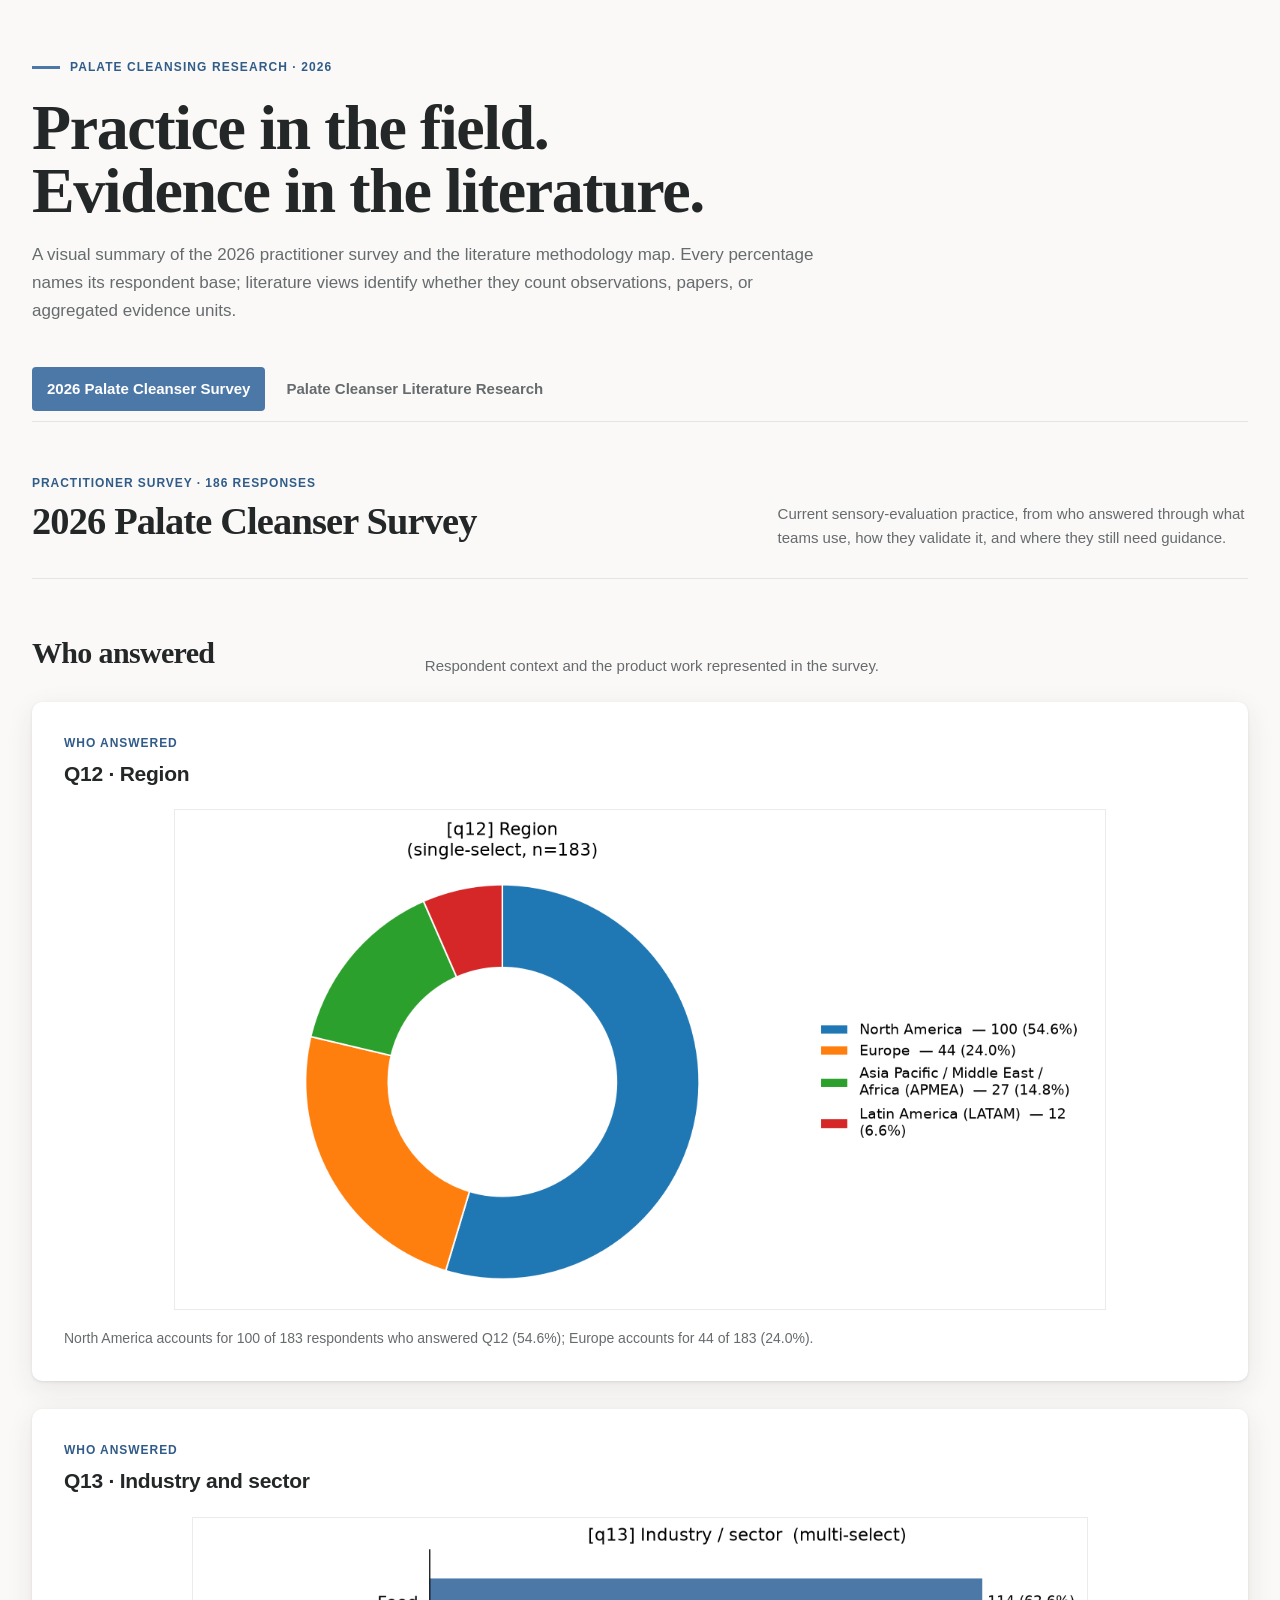
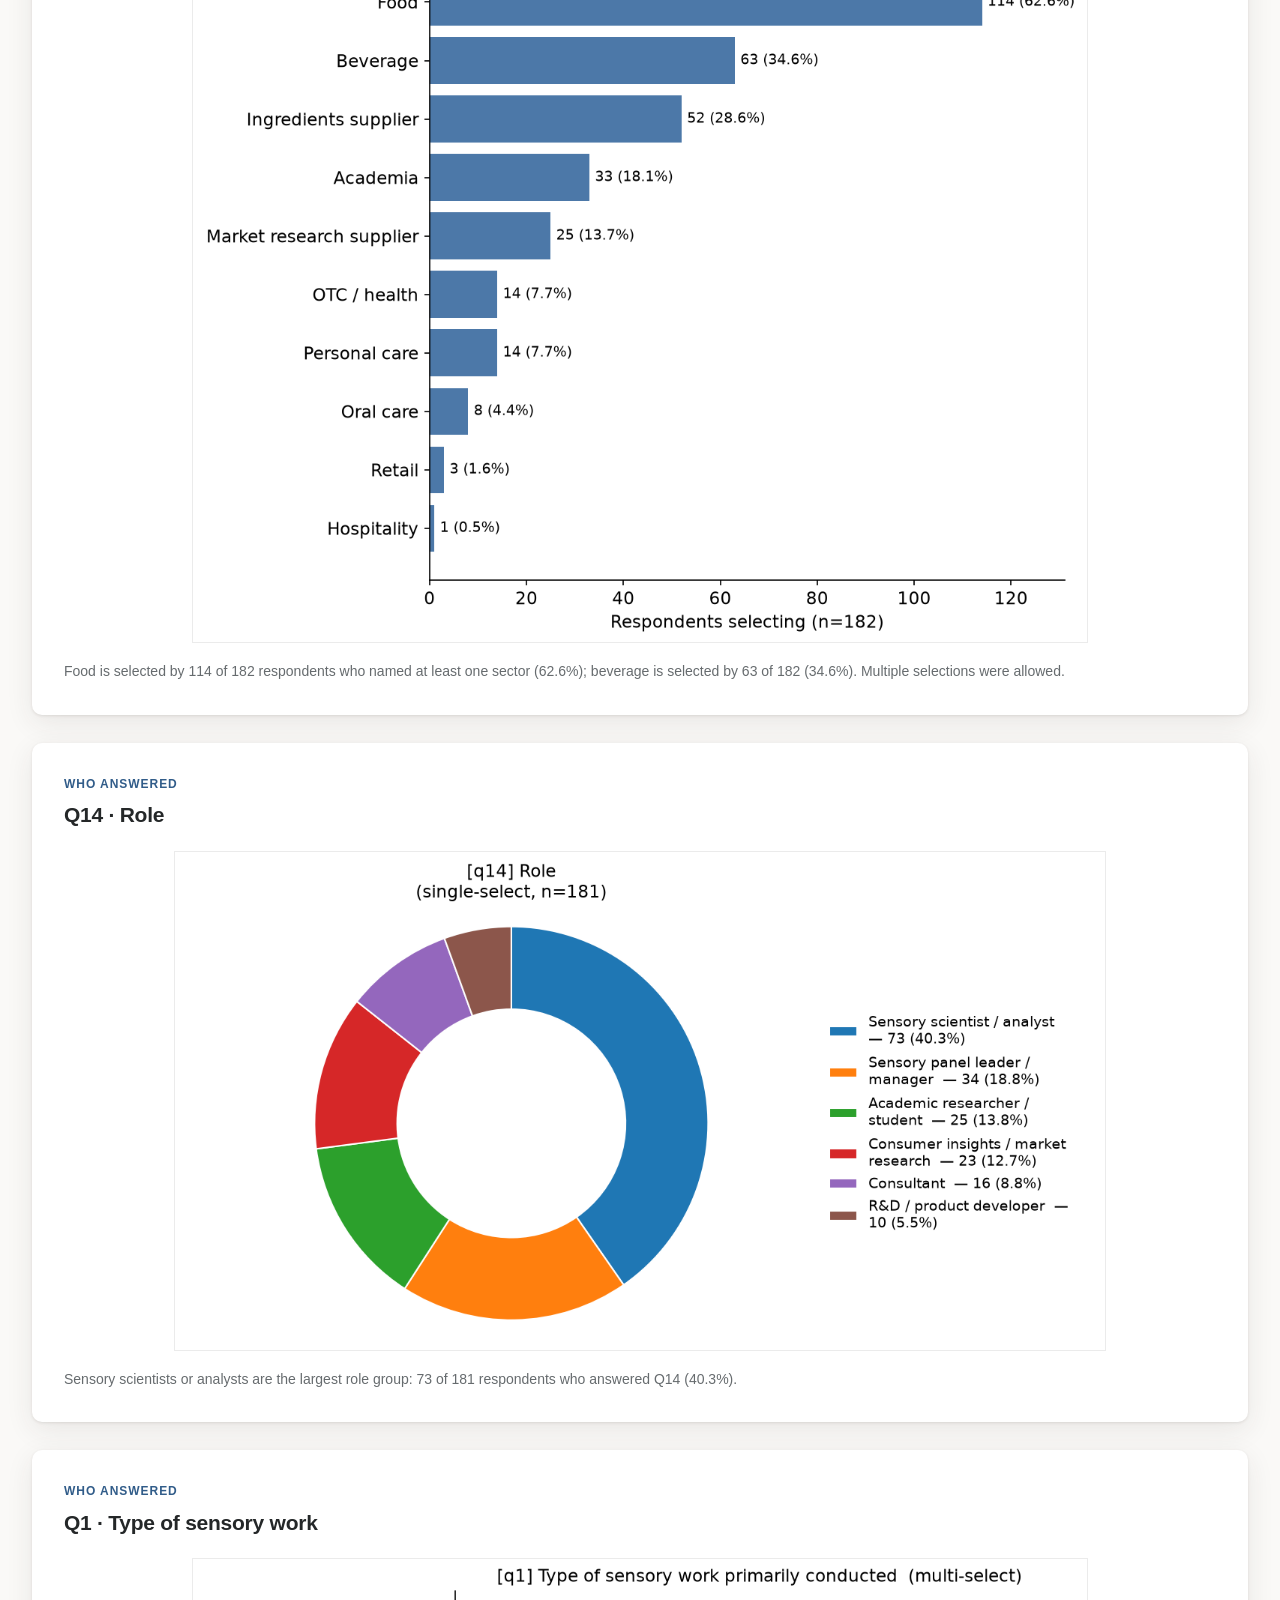
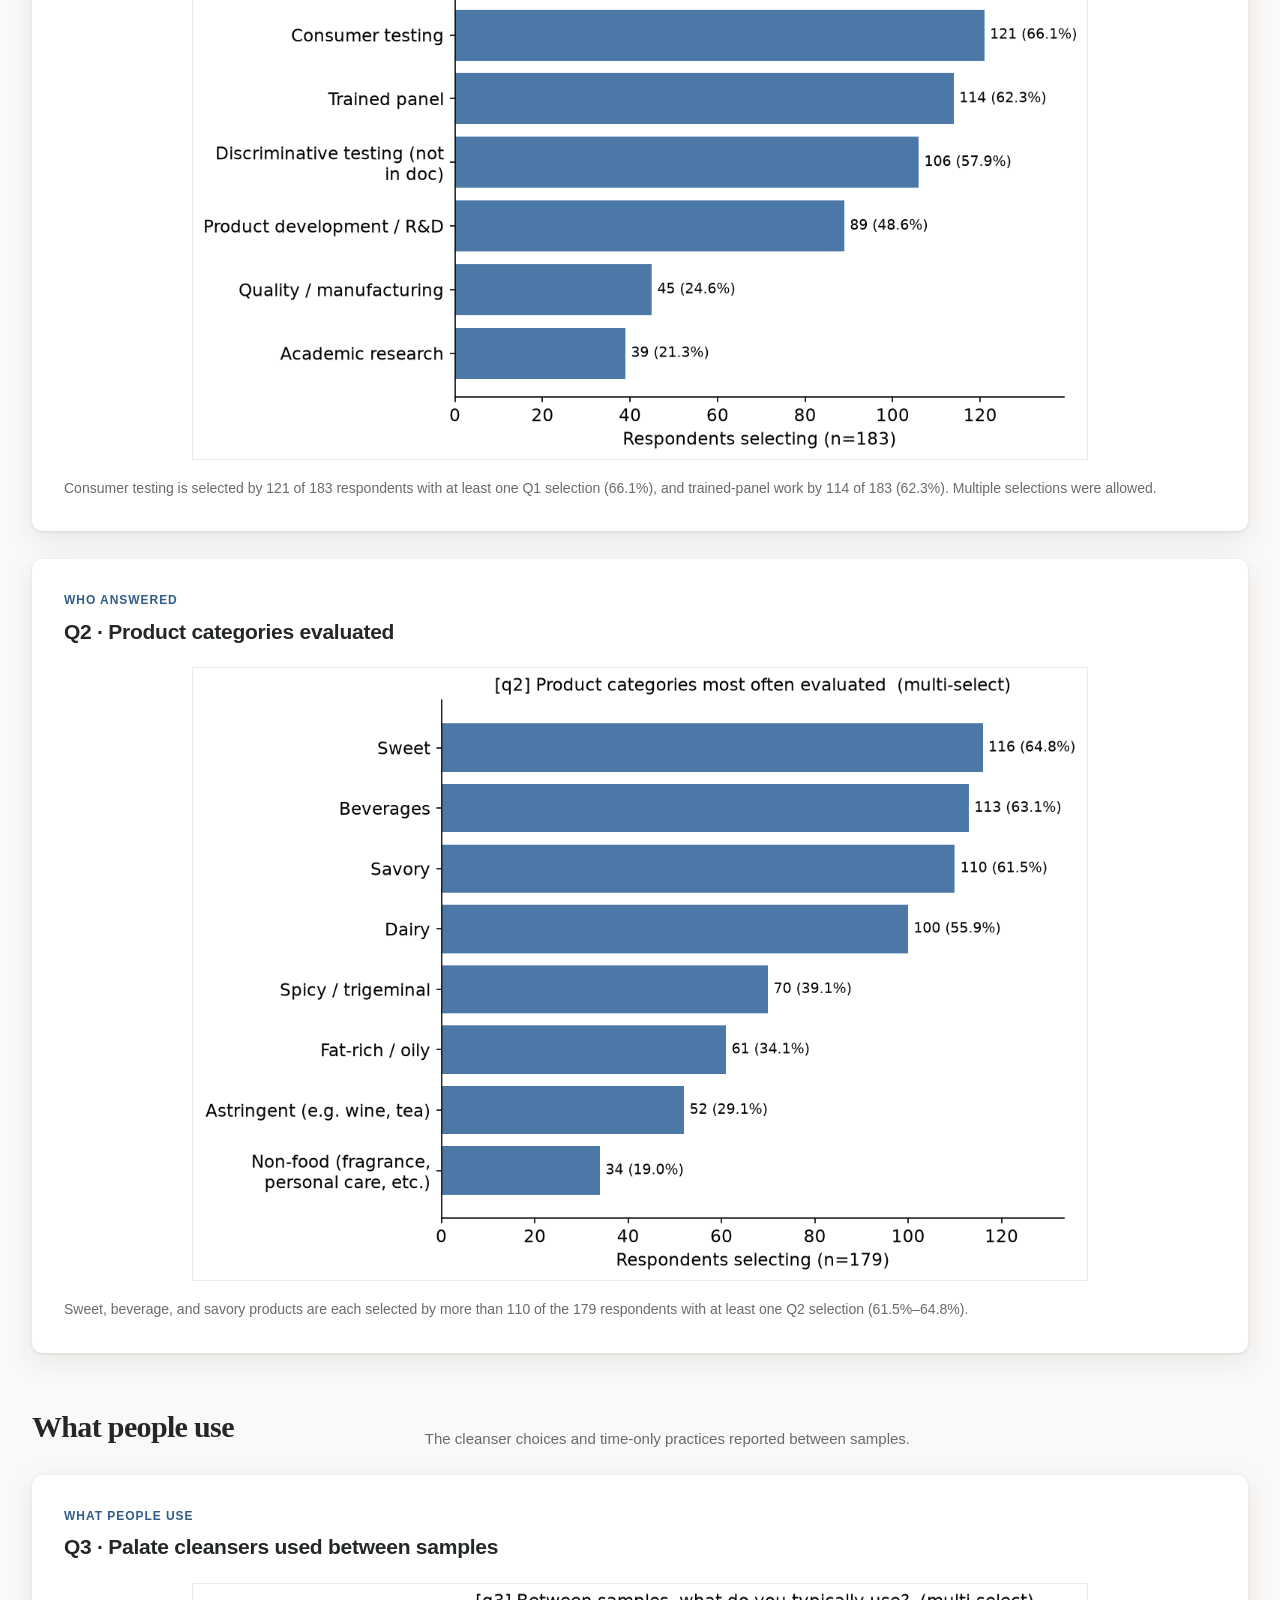
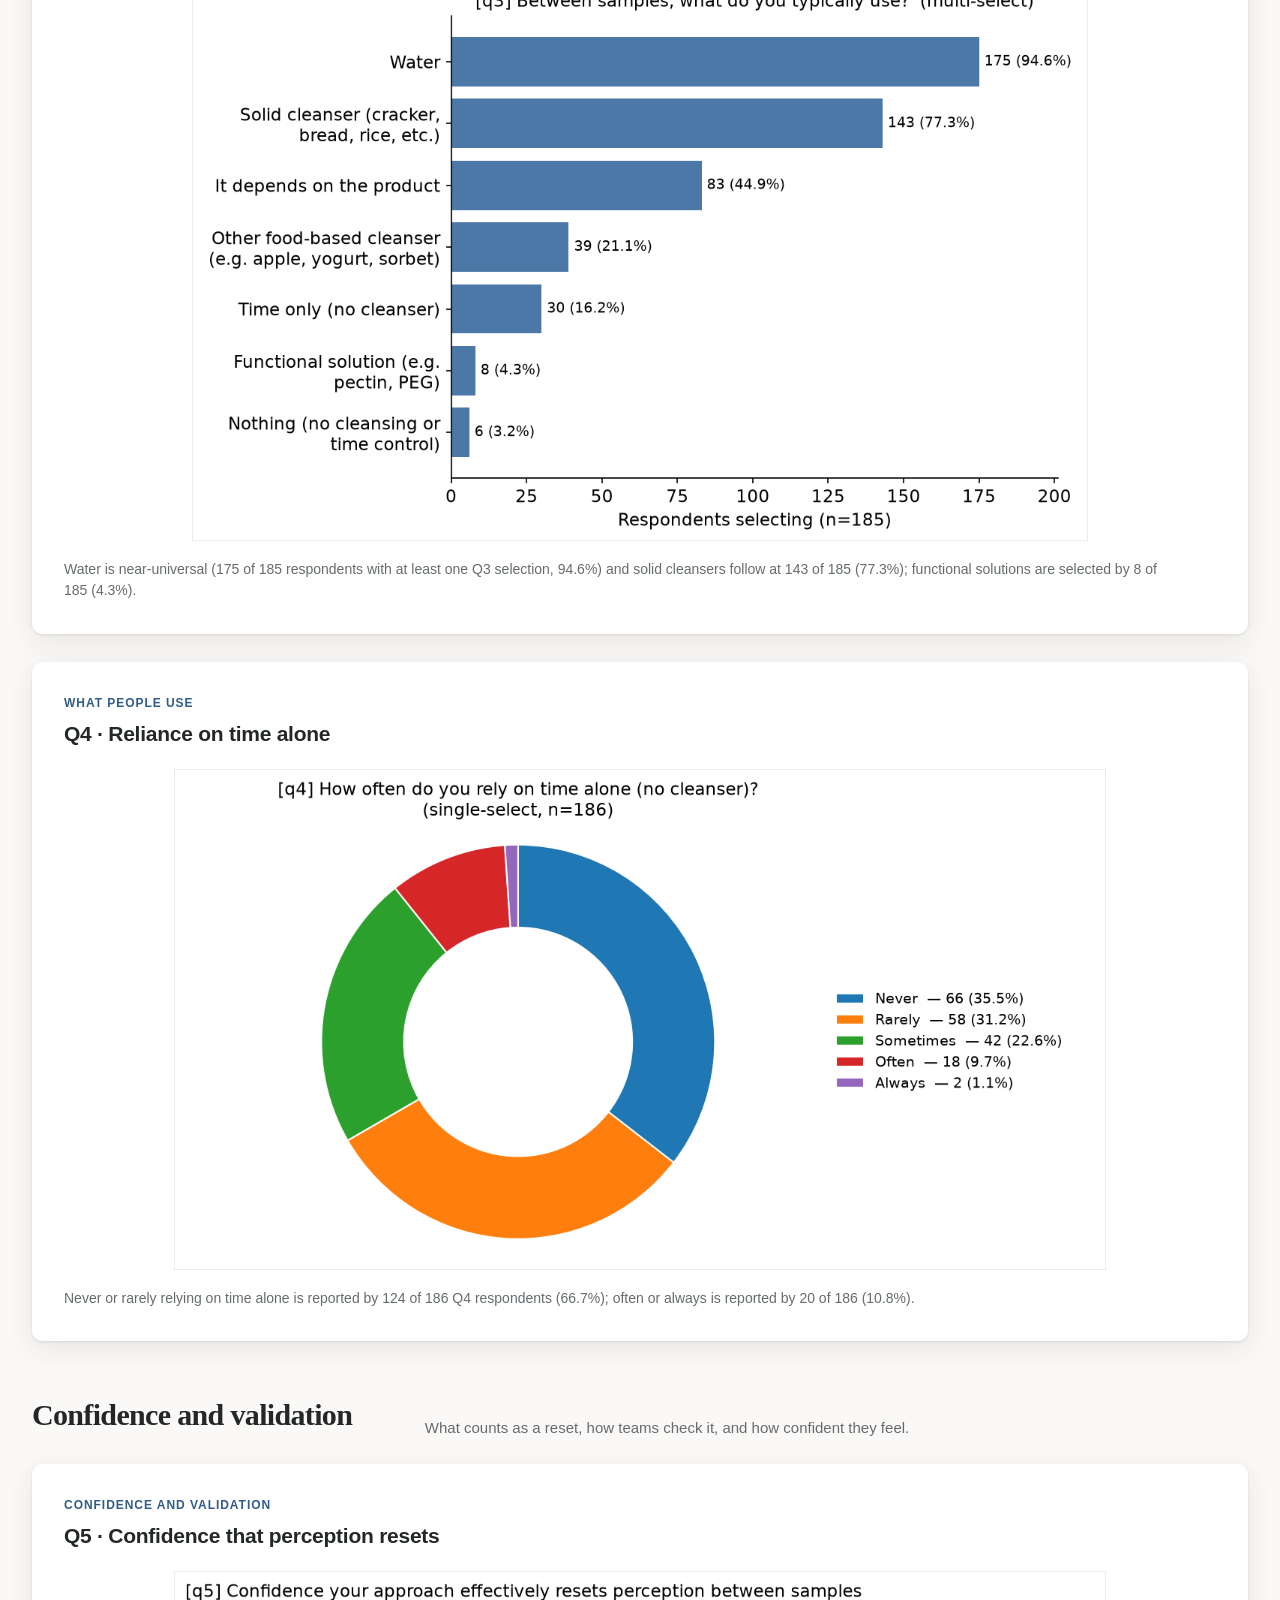
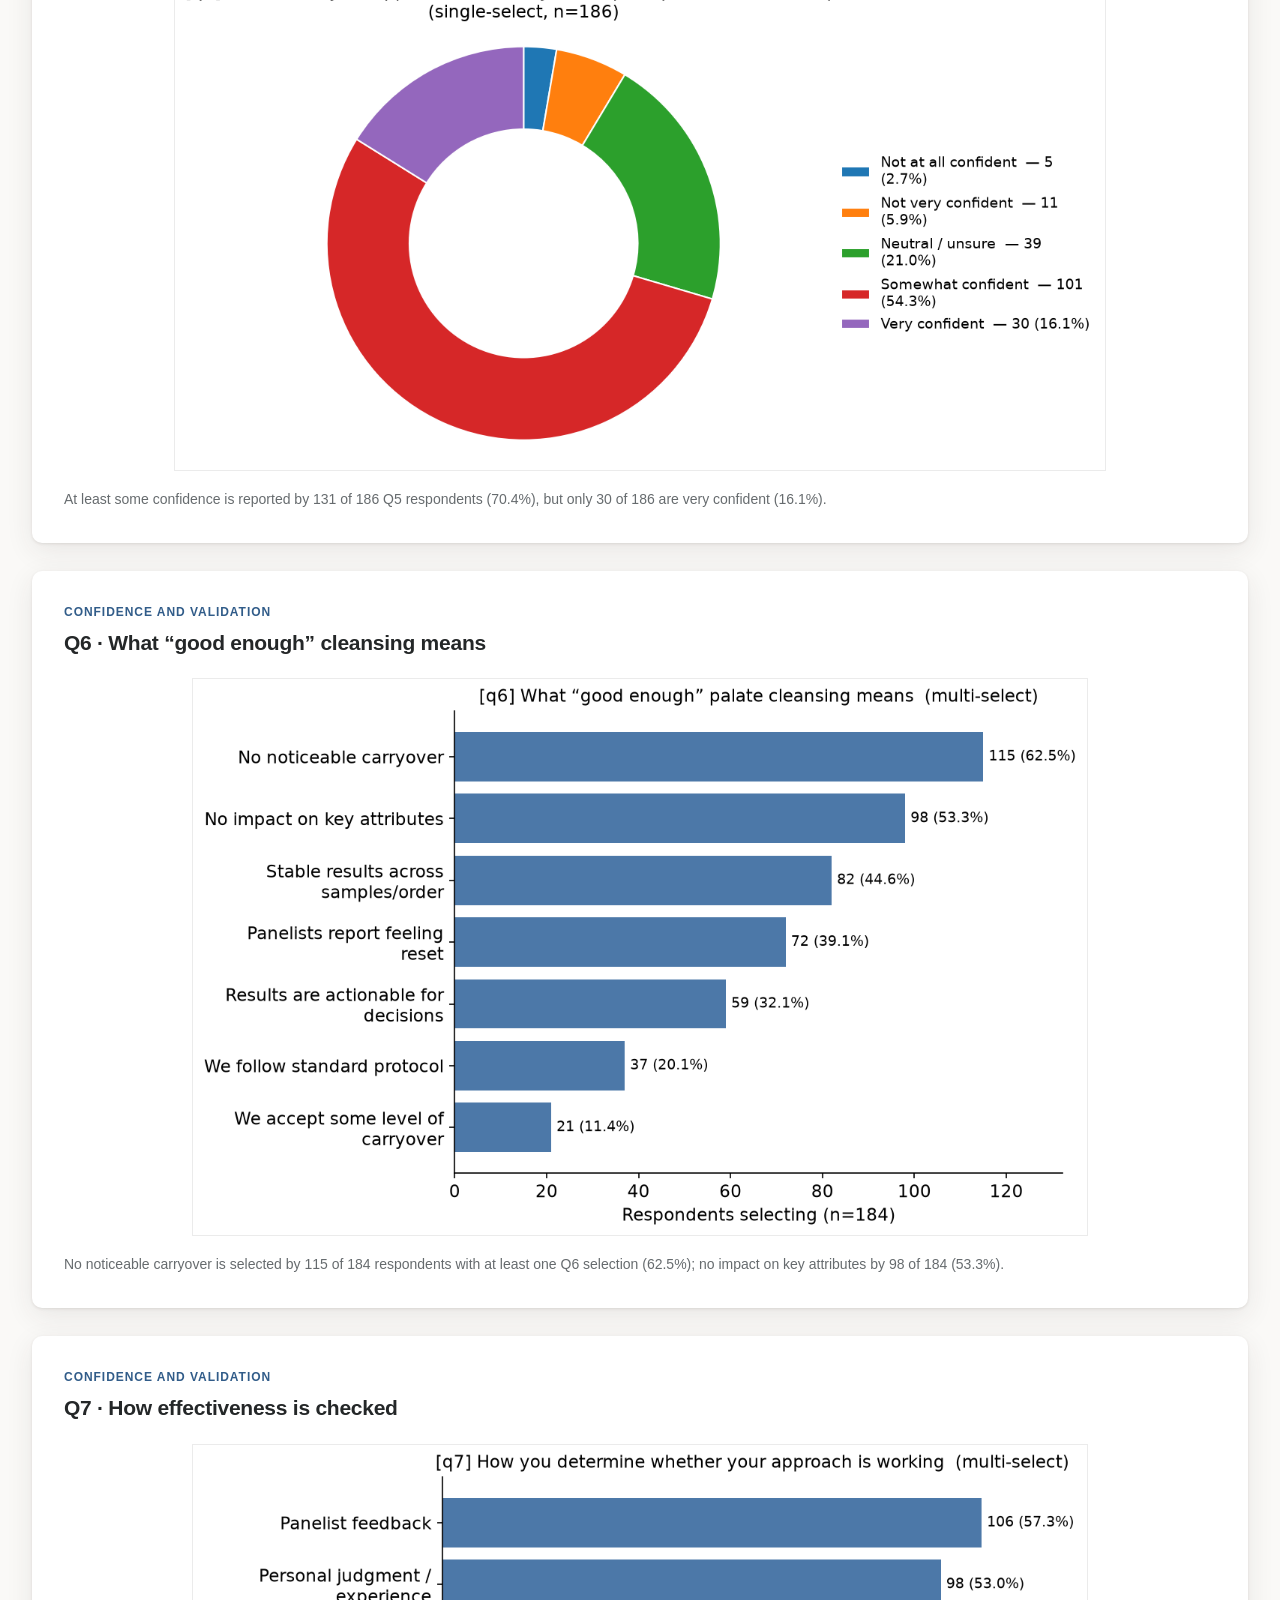
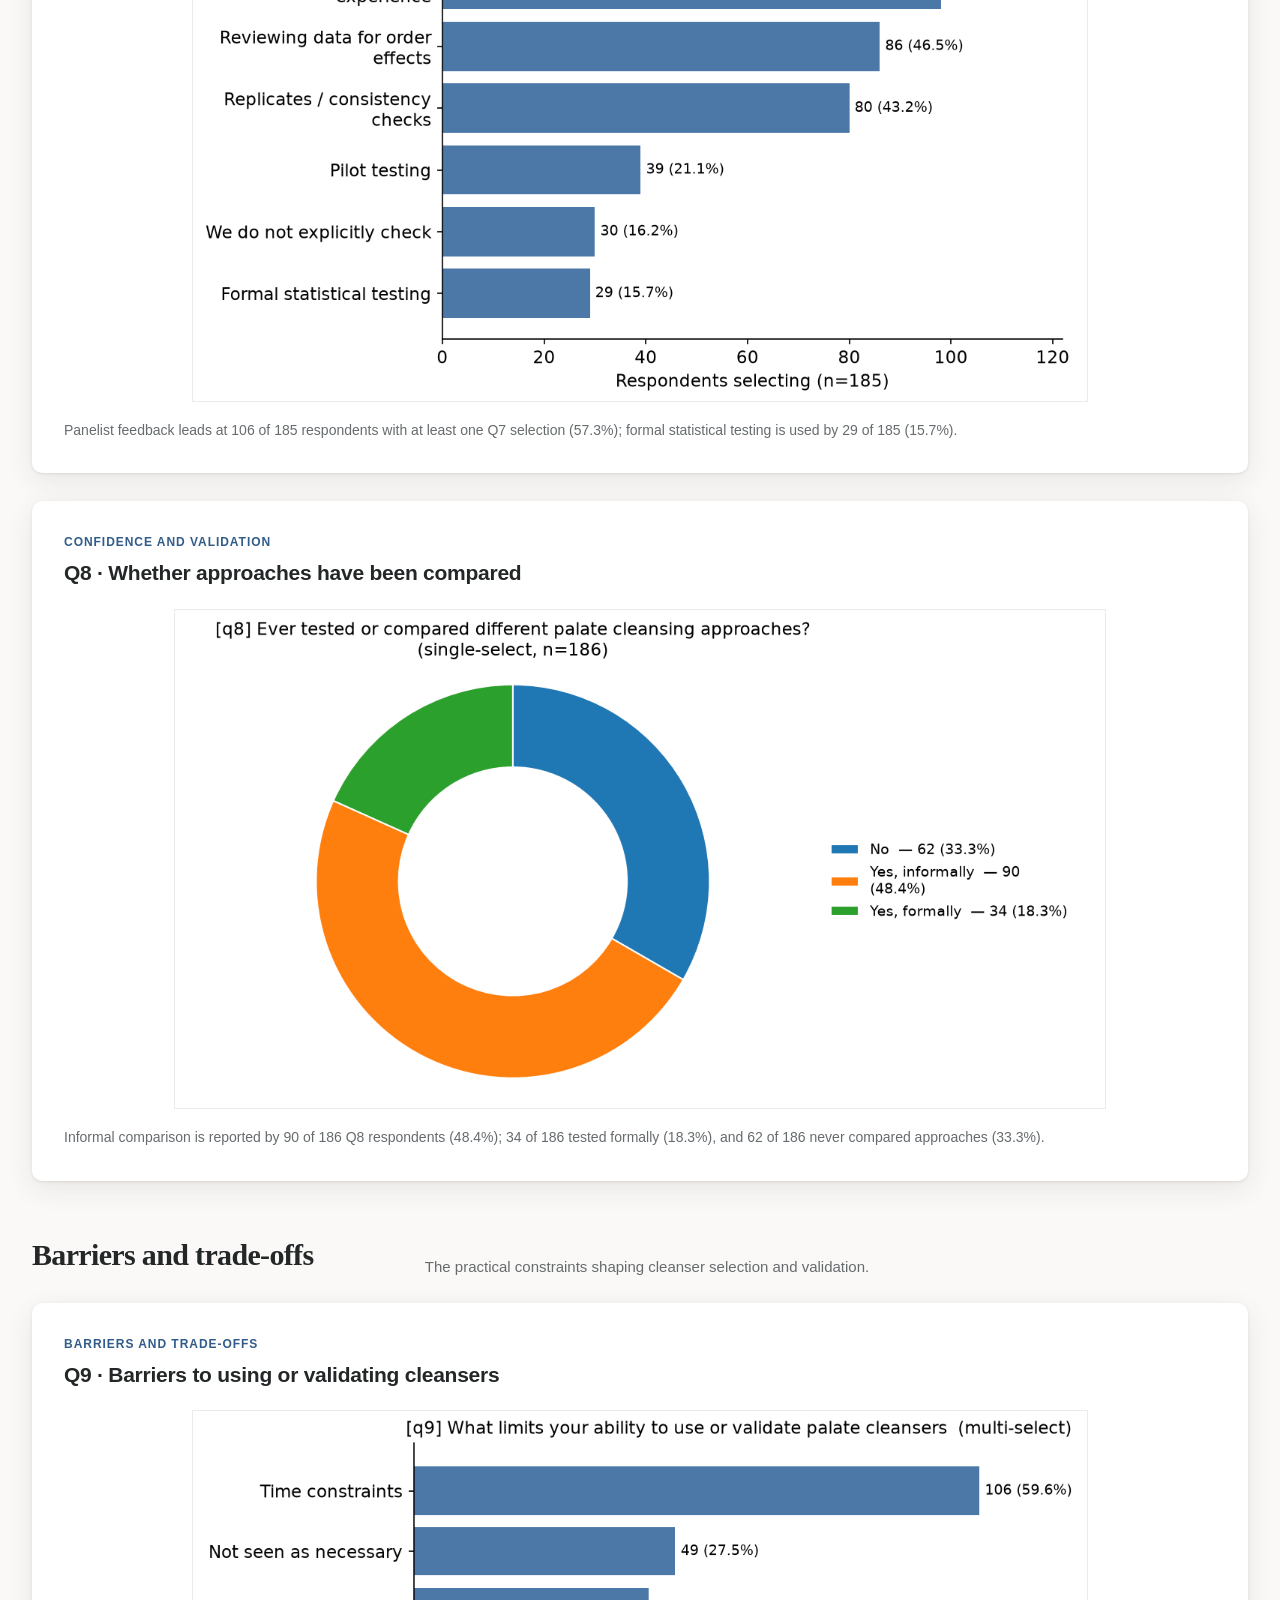
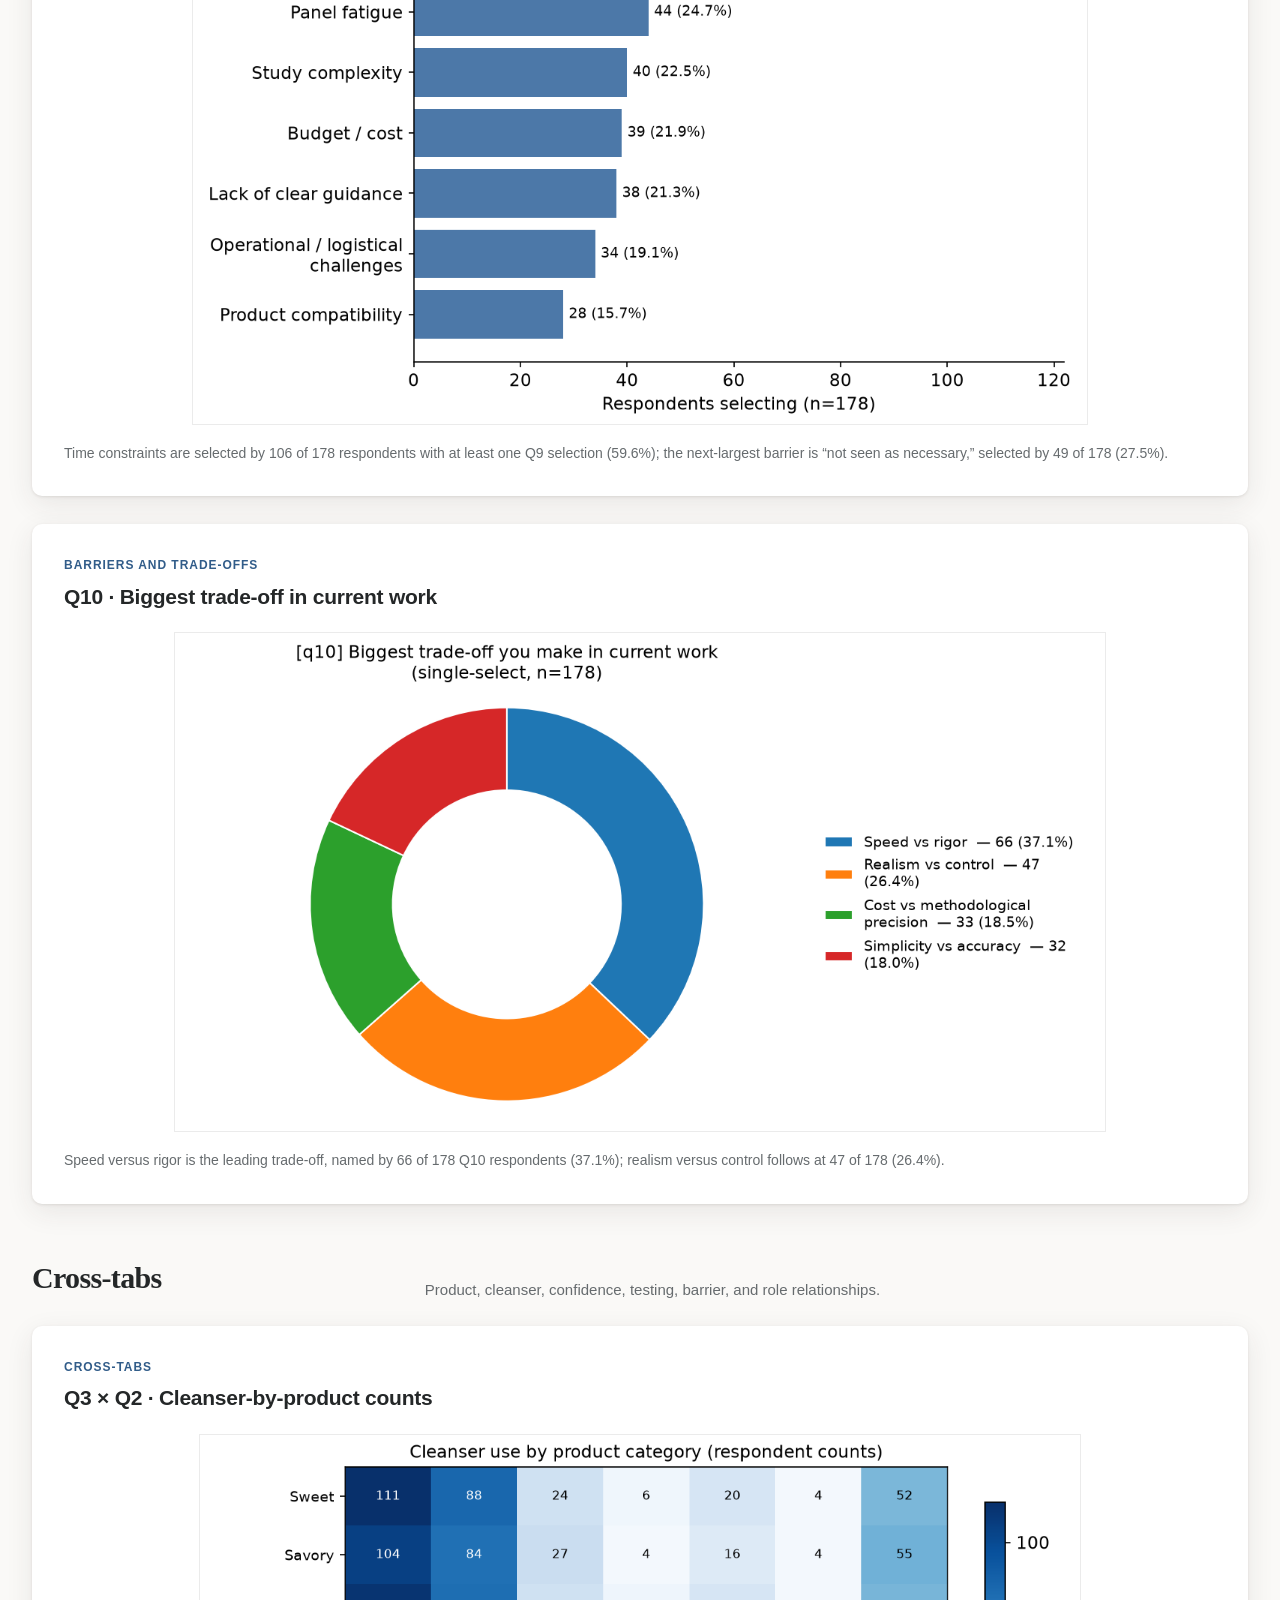
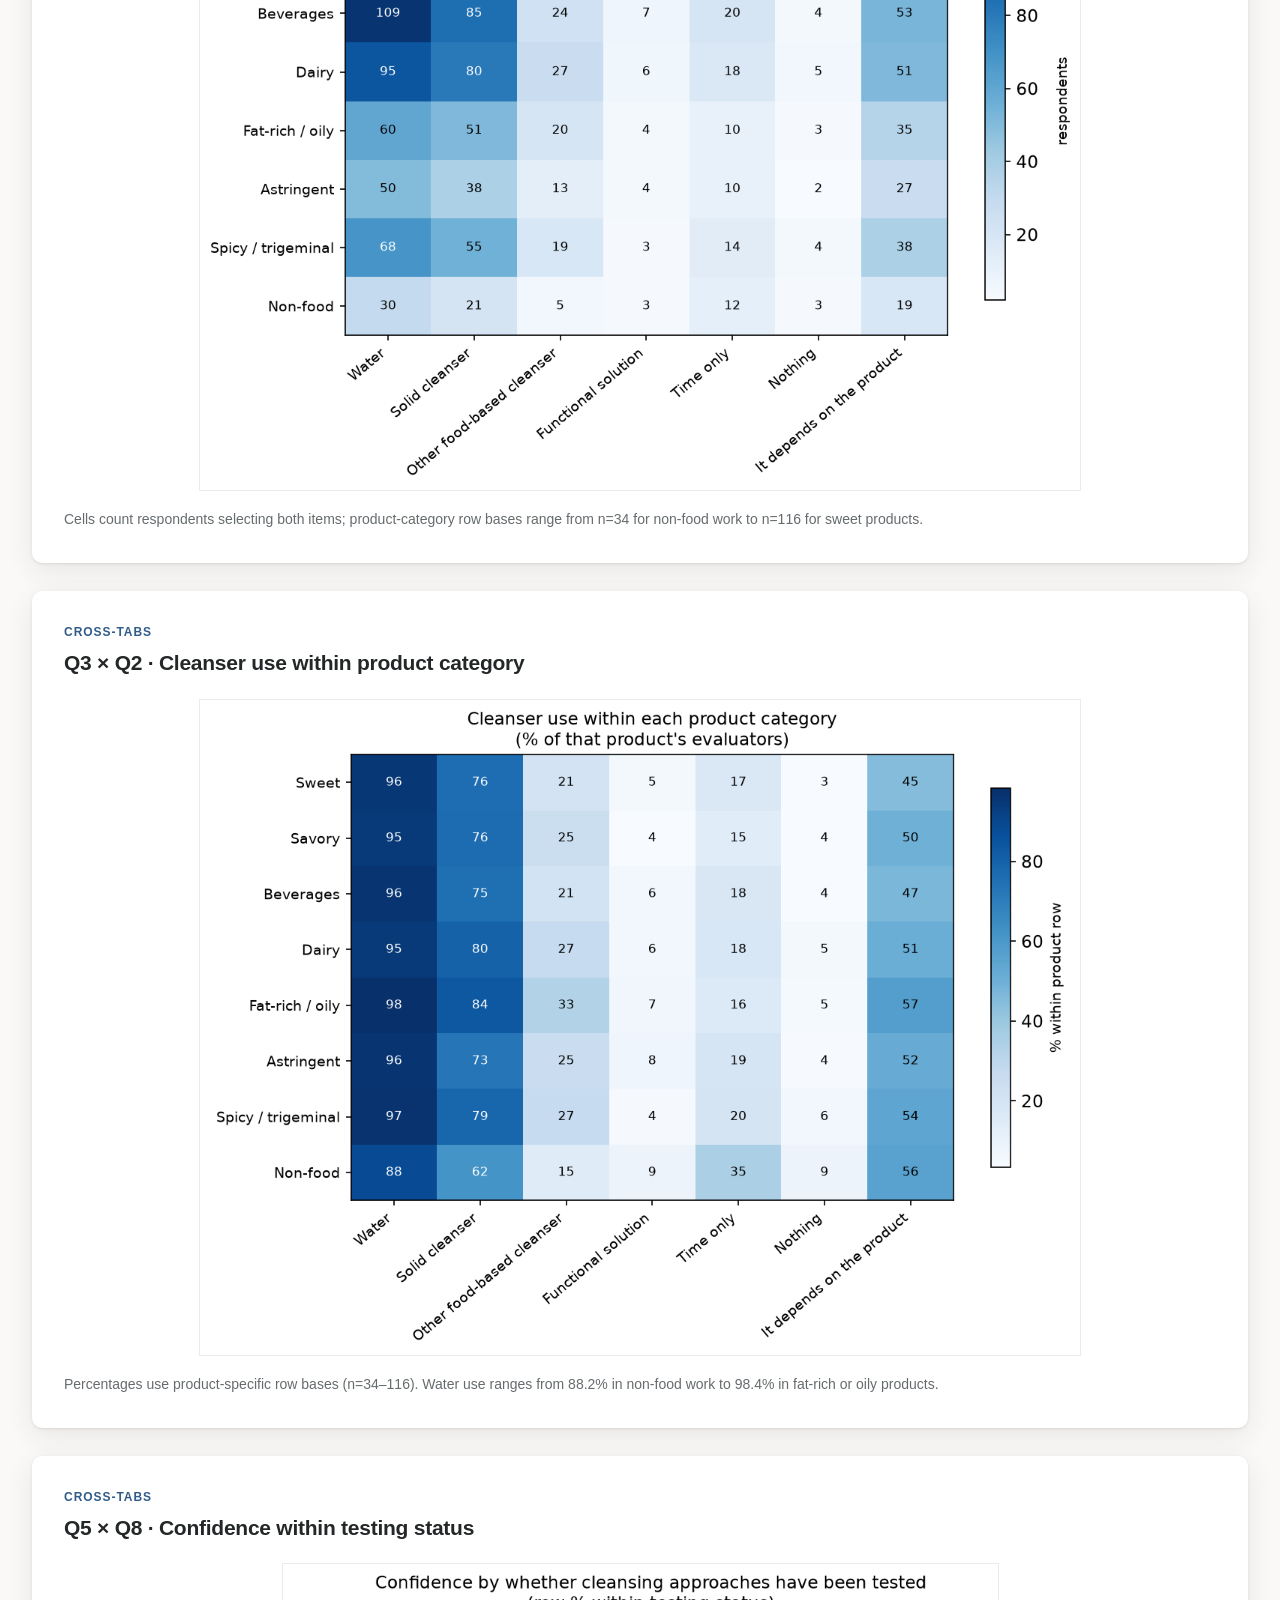
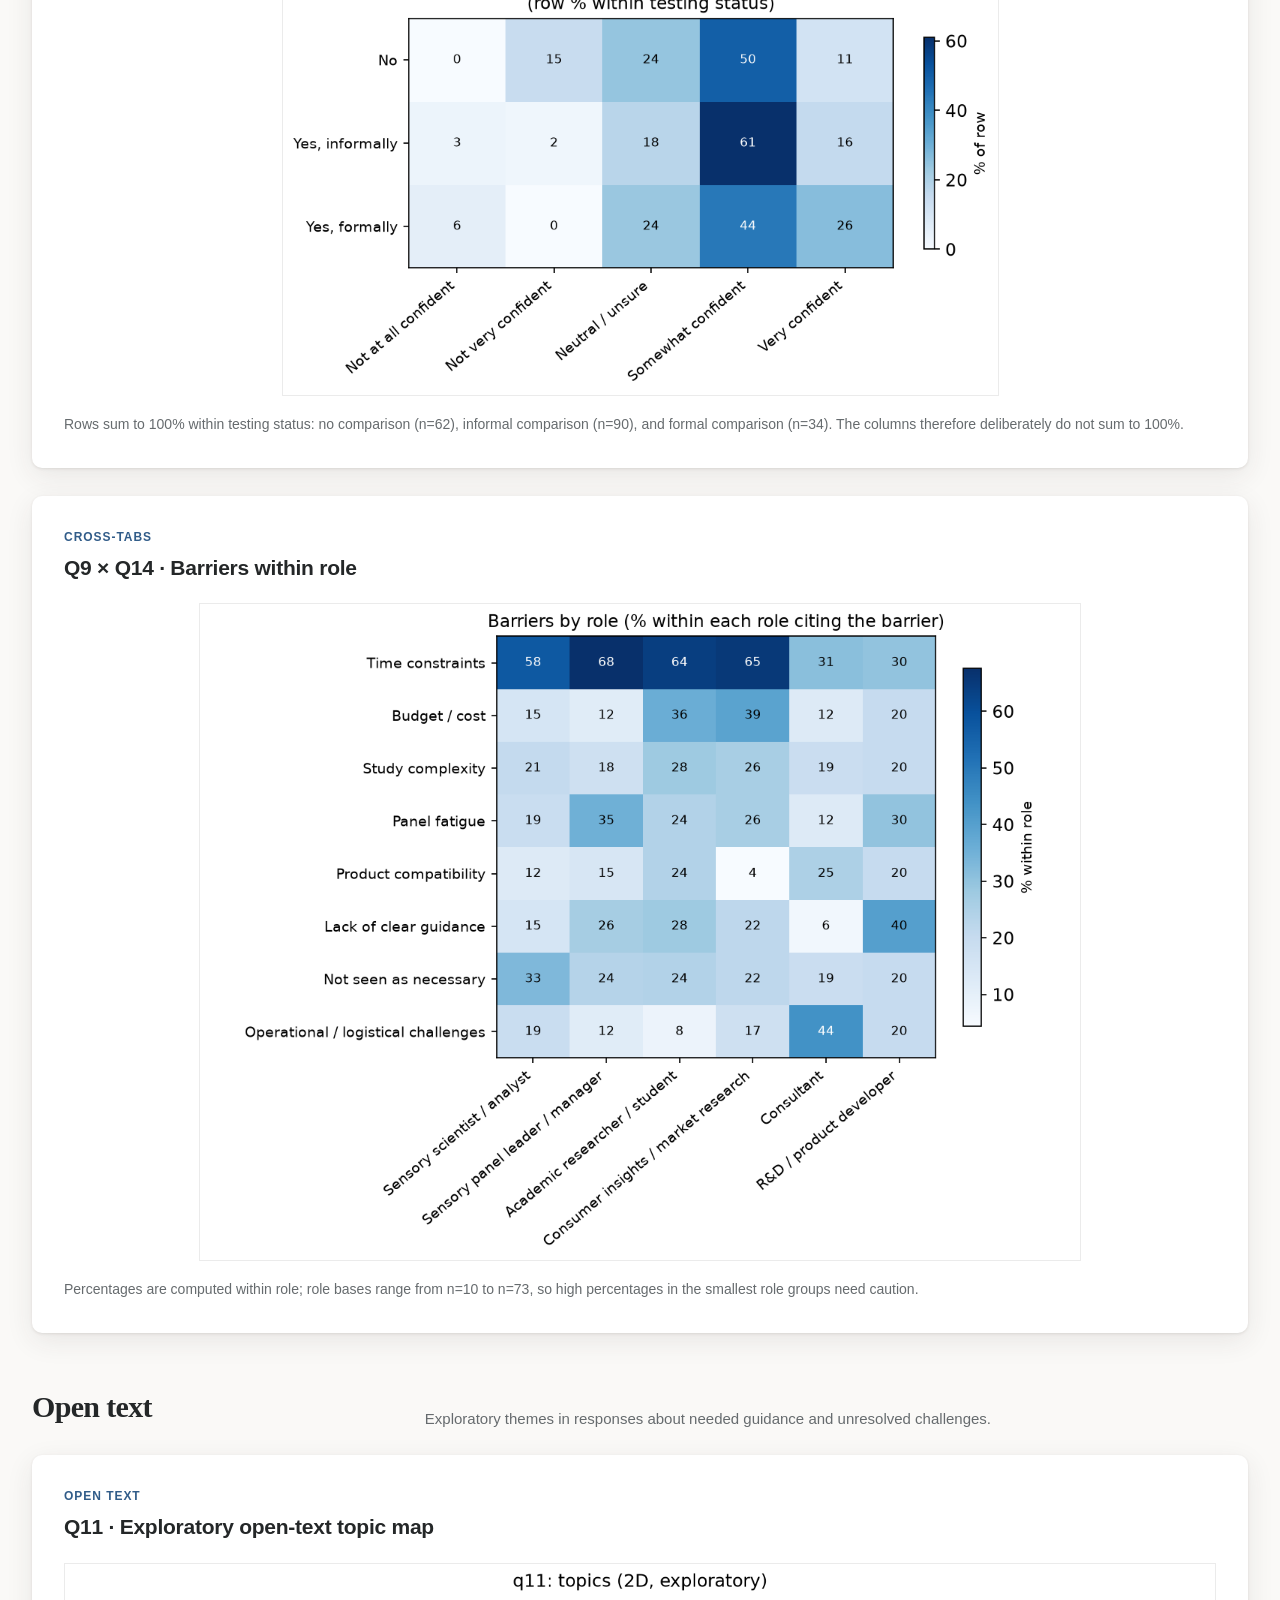
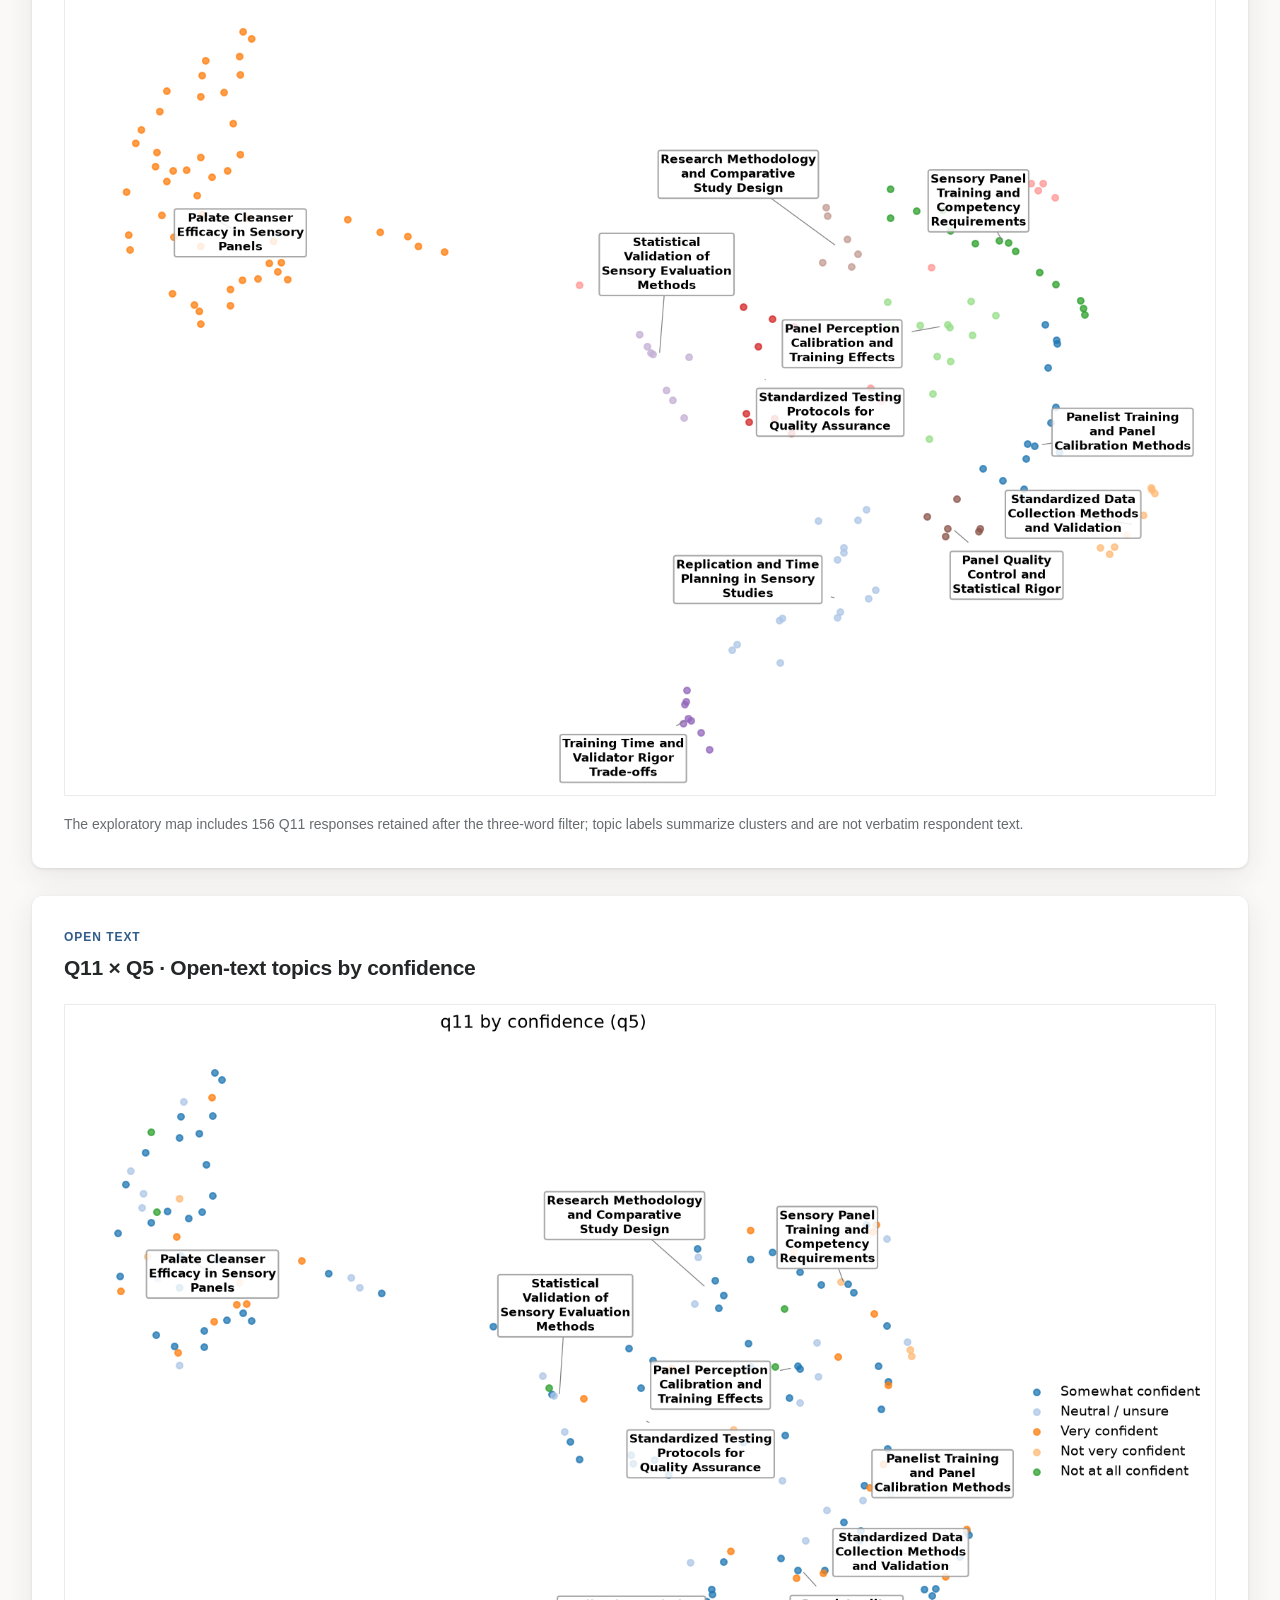
<file: index.html>
<!doctype html>
<html lang="en">
<head>
  <meta charset="utf-8">
  <meta name="viewport" content="width=device-width, initial-scale=1">
  <meta name="description" content="A visual summary of the 2026 practitioner survey and the literature methodology map. Every percentage names its respondent base; literature views identify whether they count observations, papers, or aggregated evidence units.
">
  <title>Palate Cleanser Research</title>
  <script>document.documentElement.classList.add('js');</script>
  <link rel="stylesheet" href="assets/css/site.css">
  <script async src="https://www.googletagmanager.com/gtag/js?id=G-1XPYSW0PHL"></script>
  <script>
    window.dataLayer = window.dataLayer || [];
    function gtag(){dataLayer.push(arguments);}
    gtag('js', new Date());
    gtag('config', 'G-1XPYSW0PHL');
  </script>
</head>
<body>
  <a class="skip-link" href="#main-content">Skip to content</a>
  <header class="masthead">
    <p class="project-mark">Palate cleansing research · 2026</p>
    <h1>Practice in the field. Evidence in the literature.</h1>
    <p class="dek">A visual summary of the 2026 practitioner survey and the literature methodology map. Every percentage names its respondent base; literature views identify whether they count observations, papers, or aggregated evidence units.
</p>
    <nav class="tab-bar" role="tablist" aria-label="Research workstreams"><a class="tab-link" id="tab-survey" role="tab" aria-controls="survey" aria-selected="false" tabindex="-1" href="#survey">2026 Palate Cleanser Survey</a><a class="tab-link" id="tab-literature" role="tab" aria-controls="literature" aria-selected="false" tabindex="-1" href="#literature">Palate Cleanser Literature Research</a></nav>
  </header>
  <main class="page-main" id="main-content">
<section class="tab-panel" id="survey" role="tabpanel"
         aria-labelledby="tab-survey">
  <header class="workstream-header">
    <div>
      <p class="eyebrow">Practitioner survey · 186 responses</p>
      <h2>2026 Palate Cleanser Survey</h2>
    </div>
    <p class="workstream-intro">Current sensory-evaluation practice, from who answered through what teams use, how they validate it, and where they still need guidance.
</p>
  </header>
  
<section class="figure-section" aria-labelledby="survey-who">
  <div class="section-heading">
    <h2 id="survey-who">Who answered</h2>
    <p>Respondent context and the product work represented in the survey.</p>
  </div>
  <div class="figure-grid">
<figure class="figure-card" data-figure-id="survey-q12-region">
  <p class="section-index">Who answered</p>
  <h3>Q12 · Region</h3>
  <img src="assets/figures/survey/survey-q12-region.png"
       style="--src-w: 1243; --display-w: 932.25px"
       alt="Donut chart showing survey respondents by world region." width="1243" height="667" loading="lazy">
  <figcaption>North America accounts for 100 of 183 respondents who answered Q12 (54.6%); Europe accounts for 44 of 183 (24.0%).
</figcaption>
  
</figure>
<figure class="figure-card" data-figure-id="survey-q13-industry">
  <p class="section-index">Who answered</p>
  <h3>Q13 · Industry and sector</h3>
  <img src="assets/figures/survey/survey-q13-industry.png"
       style="--src-w: 1195; --display-w: 896.25px"
       alt="Horizontal bar chart showing the industries and sectors represented." width="1195" height="969" loading="lazy">
  <figcaption>Food is selected by 114 of 182 respondents who named at least one sector (62.6%); beverage is selected by 63 of 182 (34.6%). Multiple selections were allowed.
</figcaption>
  
</figure>
<figure class="figure-card" data-figure-id="survey-q14-role">
  <p class="section-index">Who answered</p>
  <h3>Q14 · Role</h3>
  <img src="assets/figures/survey/survey-q14-role.png"
       style="--src-w: 1243; --display-w: 932.25px"
       alt="Donut chart showing respondents by professional role." width="1243" height="667" loading="lazy">
  <figcaption>Sensory scientists or analysts are the largest role group: 73 of 181 respondents who answered Q14 (40.3%).
</figcaption>
  
</figure>
<figure class="figure-card" data-figure-id="survey-q1-work">
  <p class="section-index">Who answered</p>
  <h3>Q1 · Type of sensory work</h3>
  <img src="assets/figures/survey/survey-q1-work.png"
       style="--src-w: 1195; --display-w: 896.25px"
       alt="Horizontal bar chart showing the types of sensory work respondents conduct." width="1195" height="669" loading="lazy">
  <figcaption>Consumer testing is selected by 121 of 183 respondents with at least one Q1 selection (66.1%), and trained-panel work by 114 of 183 (62.3%). Multiple selections were allowed.
</figcaption>
  
</figure>
<figure class="figure-card" data-figure-id="survey-q2-products">
  <p class="section-index">Who answered</p>
  <h3>Q2 · Product categories evaluated</h3>
  <img src="assets/figures/survey/survey-q2-products.png"
       style="--src-w: 1195; --display-w: 896.25px"
       alt="Horizontal bar chart showing product categories evaluated by respondents." width="1195" height="819" loading="lazy">
  <figcaption>Sweet, beverage, and savory products are each selected by more than 110 of the 179 respondents with at least one Q2 selection (61.5%–64.8%).
</figcaption>
  
</figure></div>
</section>
<section class="figure-section" aria-labelledby="survey-use">
  <div class="section-heading">
    <h2 id="survey-use">What people use</h2>
    <p>The cleanser choices and time-only practices reported between samples.</p>
  </div>
  <div class="figure-grid">
<figure class="figure-card" data-figure-id="survey-q3-cleansers">
  <p class="section-index">What people use</p>
  <h3>Q3 · Palate cleansers used between samples</h3>
  <img src="assets/figures/survey/survey-q3-cleansers.png"
       style="--src-w: 1195; --display-w: 896.25px"
       alt="Horizontal bar chart showing palate cleansers used between samples." width="1195" height="744" loading="lazy">
  <figcaption>Water is near-universal (175 of 185 respondents with at least one Q3 selection, 94.6%) and solid cleansers follow at 143 of 185 (77.3%); functional solutions are selected by 8 of 185 (4.3%).
</figcaption>
  
</figure>
<figure class="figure-card" data-figure-id="survey-q4-time">
  <p class="section-index">What people use</p>
  <h3>Q4 · Reliance on time alone</h3>
  <img src="assets/figures/survey/survey-q4-time.png"
       style="--src-w: 1243; --display-w: 932.25px"
       alt="Donut chart showing how often respondents rely on time alone between samples." width="1243" height="667" loading="lazy">
  <figcaption>Never or rarely relying on time alone is reported by 124 of 186 Q4 respondents (66.7%); often or always is reported by 20 of 186 (10.8%).
</figcaption>
  
</figure></div>
</section>
<section class="figure-section" aria-labelledby="survey-validation">
  <div class="section-heading">
    <h2 id="survey-validation">Confidence and validation</h2>
    <p>What counts as a reset, how teams check it, and how confident they feel.</p>
  </div>
  <div class="figure-grid">
<figure class="figure-card" data-figure-id="survey-q5-confidence">
  <p class="section-index">Confidence and validation</p>
  <h3>Q5 · Confidence that perception resets</h3>
  <img src="assets/figures/survey/survey-q5-confidence.png"
       style="--src-w: 1243; --display-w: 932.25px"
       alt="Donut chart showing confidence that the current approach resets perception." width="1243" height="667" loading="lazy">
  <figcaption>At least some confidence is reported by 131 of 186 Q5 respondents (70.4%), but only 30 of 186 are very confident (16.1%).
</figcaption>
  
</figure>
<figure class="figure-card" data-figure-id="survey-q6-good-enough">
  <p class="section-index">Confidence and validation</p>
  <h3>Q6 · What “good enough” cleansing means</h3>
  <img src="assets/figures/survey/survey-q6-good-enough.png"
       style="--src-w: 1195; --display-w: 896.25px"
       alt="Horizontal bar chart showing definitions of good-enough palate cleansing." width="1195" height="744" loading="lazy">
  <figcaption>No noticeable carryover is selected by 115 of 184 respondents with at least one Q6 selection (62.5%); no impact on key attributes by 98 of 184 (53.3%).
</figcaption>
  
</figure>
<figure class="figure-card" data-figure-id="survey-q7-checks">
  <p class="section-index">Confidence and validation</p>
  <h3>Q7 · How effectiveness is checked</h3>
  <img src="assets/figures/survey/survey-q7-checks.png"
       style="--src-w: 1195; --display-w: 896.25px"
       alt="Horizontal bar chart showing how respondents check cleanser effectiveness." width="1195" height="744" loading="lazy">
  <figcaption>Panelist feedback leads at 106 of 185 respondents with at least one Q7 selection (57.3%); formal statistical testing is used by 29 of 185 (15.7%).
</figcaption>
  
</figure>
<figure class="figure-card" data-figure-id="survey-q8-tested">
  <p class="section-index">Confidence and validation</p>
  <h3>Q8 · Whether approaches have been compared</h3>
  <img src="assets/figures/survey/survey-q8-tested.png"
       style="--src-w: 1243; --display-w: 932.25px"
       alt="Donut chart showing whether respondents have compared palate-cleansing approaches." width="1243" height="667" loading="lazy">
  <figcaption>Informal comparison is reported by 90 of 186 Q8 respondents (48.4%); 34 of 186 tested formally (18.3%), and 62 of 186 never compared approaches (33.3%).
</figcaption>
  
</figure></div>
</section>
<section class="figure-section" aria-labelledby="survey-barriers">
  <div class="section-heading">
    <h2 id="survey-barriers">Barriers and trade-offs</h2>
    <p>The practical constraints shaping cleanser selection and validation.</p>
  </div>
  <div class="figure-grid">
<figure class="figure-card" data-figure-id="survey-q9-barriers">
  <p class="section-index">Barriers and trade-offs</p>
  <h3>Q9 · Barriers to using or validating cleansers</h3>
  <img src="assets/figures/survey/survey-q9-barriers.png"
       style="--src-w: 1195; --display-w: 896.25px"
       alt="Horizontal bar chart showing barriers to cleanser use or validation." width="1195" height="819" loading="lazy">
  <figcaption>Time constraints are selected by 106 of 178 respondents with at least one Q9 selection (59.6%); the next-largest barrier is “not seen as necessary,” selected by 49 of 178 (27.5%).
</figcaption>
  
</figure>
<figure class="figure-card" data-figure-id="survey-q10-tradeoff">
  <p class="section-index">Barriers and trade-offs</p>
  <h3>Q10 · Biggest trade-off in current work</h3>
  <img src="assets/figures/survey/survey-q10-tradeoff.png"
       style="--src-w: 1243; --display-w: 932.25px"
       alt="Donut chart showing the biggest trade-offs respondents make in current work." width="1243" height="667" loading="lazy">
  <figcaption>Speed versus rigor is the leading trade-off, named by 66 of 178 Q10 respondents (37.1%); realism versus control follows at 47 of 178 (26.4%).
</figcaption>
  
</figure></div>
</section>
<section class="figure-section" aria-labelledby="survey-cross-tabs">
  <div class="section-heading">
    <h2 id="survey-cross-tabs">Cross-tabs</h2>
    <p>Product, cleanser, confidence, testing, barrier, and role relationships.</p>
  </div>
  <div class="figure-grid">
<figure class="figure-card" data-figure-id="survey-q3-q2-counts">
  <p class="section-index">Cross-tabs</p>
  <h3>Q3 × Q2 · Cleanser-by-product counts</h3>
  <img src="assets/figures/survey/survey-q3-q2-counts.png"
       style="--src-w: 1176; --display-w: 882px"
       alt="Heatmap of respondent counts for cleanser choice by product category." width="1176" height="877" loading="lazy">
  <figcaption>Cells count respondents selecting both items; product-category row bases range from n=34 for non-food work to n=116 for sweet products.
</figcaption>
  
</figure>
<figure class="figure-card" data-figure-id="survey-q3-q2-pct">
  <p class="section-index">Cross-tabs</p>
  <h3>Q3 × Q2 · Cleanser use within product category</h3>
  <img src="assets/figures/survey/survey-q3-q2-pct.png"
       style="--src-w: 1176; --display-w: 882px"
       alt="Row-normalized heatmap of cleanser use within each product category." width="1176" height="877" loading="lazy">
  <figcaption>Percentages use product-specific row bases (n=34–116). Water use ranges from 88.2% in non-food work to 98.4% in fat-rich or oily products.
</figcaption>
  
</figure>
<figure class="figure-card" data-figure-id="survey-q5-q8-pct">
  <p class="section-index">Cross-tabs</p>
  <h3>Q5 × Q8 · Confidence within testing status</h3>
  <img src="assets/figures/survey/survey-q5-q8-pct.png"
       style="--src-w: 956; --display-w: 717px"
       alt="Heatmap of confidence distributions within each testing-status group." width="956" height="577" loading="lazy">
  <figcaption>Rows sum to 100% within testing status: no comparison (n=62), informal comparison (n=90), and formal comparison (n=34). The columns therefore deliberately do not sum to 100%.
</figcaption>
  
</figure>
<figure class="figure-card" data-figure-id="survey-q9-q14-pct">
  <p class="section-index">Cross-tabs</p>
  <h3>Q9 × Q14 · Barriers within role</h3>
  <img src="assets/figures/survey/survey-q9-q14-pct.png"
       style="--src-w: 1176; --display-w: 882px"
       alt="Heatmap of barrier selection percentages within professional roles." width="1176" height="877" loading="lazy">
  <figcaption>Percentages are computed within role; role bases range from n=10 to n=73, so high percentages in the smallest role groups need caution.
</figcaption>
  
</figure></div>
</section>
<section class="figure-section" aria-labelledby="survey-open-text">
  <div class="section-heading">
    <h2 id="survey-open-text">Open text</h2>
    <p>Exploratory themes in responses about needed guidance and unresolved challenges.</p>
  </div>
  <div class="figure-grid">
<figure class="figure-card" data-figure-id="survey-q11-topics">
  <p class="section-index">Open text</p>
  <h3>Q11 · Exploratory open-text topic map</h3>
  <img src="assets/figures/survey/survey-q11-topics.png"
       style="--src-w: 1630; --display-w: 1222.5px"
       alt="Two-dimensional topic map of filtered Q11 open-text responses." width="1630" height="1180" loading="lazy">
  <figcaption>The exploratory map includes 156 Q11 responses retained after the three-word filter; topic labels summarize clusters and are not verbatim respondent text.
</figcaption>
  
</figure>
<figure class="figure-card" data-figure-id="survey-q11-confidence">
  <p class="section-index">Open text</p>
  <h3>Q11 × Q5 · Open-text topics by confidence</h3>
  <img src="assets/figures/survey/survey-q11-confidence.png"
       style="--src-w: 1630; --display-w: 1222.5px"
       alt="Two-dimensional Q11 topic map colored by confidence in the current approach." width="1630" height="1180" loading="lazy">
  <figcaption>Confidence is overlaid on the same n=156 filtered Q11 responses; spatial proximity is exploratory and does not establish subgroup differences.
</figcaption>
  
</figure></div>
</section>
</section>
<section class="tab-panel" id="literature" role="tabpanel"
         aria-labelledby="tab-literature">
  <header class="workstream-header">
    <div>
      <p class="eyebrow">Methodology map · 47 papers · 325 observations</p>
      <h2>Palate Cleanser Literature Research</h2>
    </div>
    <p class="workstream-intro">A paper-level index and complementary observation-, paper-, and unit-weighted views of how palate cleansers have been studied and what was reported.
</p>
  </header>
  
<section class="table-section" aria-labelledby="paper-table-title">
  <div class="table-heading">
    <h2 id="paper-table-title">Paper-level literature index</h2>
    <p>Forty-seven papers published from 1946 through 2025. Effectiveness is shown only where the paper evaluated a cleanser; “—” means the source did not provide an applicable value.
</p>
  </div>
  <div class="table-panel">
    <div class="table-toolbar">
      <div class="filter-control">
        <label for="paper-filter">Filter papers</label>
        <input id="paper-filter" type="search" placeholder="Search title, cleanser, sensation…"
               autocomplete="off">
      </div>
      <p class="table-status" id="paper-status" aria-live="polite">Loading 47-paper index…</p>
    </div>
    <noscript><p class="noscript-message">Enable JavaScript to filter and display the paper index. All figures and captions remain available below.</p></noscript>
    <p class="table-error" id="table-error" hidden>The figure summary is still available; rebuild or retry the page to restore the paper table.</p>
    <div class="table-scroll" tabindex="0" aria-label="Scrollable paper-level literature table">
      <table id="papers-table">
        <colgroup><col class="col-paper"><col class="col-title"><col class="col-journal"><col class="col-evaluated"><col class="col-product"><col class="col-sensations"><col class="col-cleansers"><col class="col-panel"><col class="col-n-obs"><col class="col-effective"><col class="col-recommendation"></colgroup>
        <thead><tr><th scope="col" class="col-paper" data-key="paper" data-numeric="false" data-col="col-paper" data-breaks="true" aria-sort="none"><button class="sort-button" type="button" data-sort="paper">Paper <span class="sort-mark" aria-hidden="true">↕</span></button></th><th scope="col" class="col-title" data-key="Title" data-numeric="false" data-col="col-title" data-clamp="3">Title</th><th scope="col" class="col-journal" data-key="Journal/Source" data-numeric="false" data-col="col-journal" data-clamp="3">Journal / source</th><th scope="col" class="col-evaluated" data-key="evaluated" data-numeric="false" data-col="col-evaluated">Evaluated</th><th scope="col" class="col-product" data-key="product" data-numeric="false" data-col="col-product" data-breaks="true">Product</th><th scope="col" class="col-sensations" data-key="sensations" data-numeric="false" data-col="col-sensations" data-breaks="true">Sensations</th><th scope="col" class="col-cleansers" data-key="cleansers" data-numeric="false" data-col="col-cleansers" data-breaks="true">Cleansers</th><th scope="col" class="col-panel" data-key="panel" data-numeric="false" data-col="col-panel">Panel</th><th scope="col" class="col-n-obs number" data-key="n_obs" data-numeric="true" data-col="col-n-obs" aria-sort="none"><button class="sort-button" type="button" data-sort="n_obs">Obs. <span class="sort-mark" aria-hidden="true">↕</span></button></th><th scope="col" class="col-effective number" data-key="effective" data-numeric="true" data-col="col-effective">Effective</th><th scope="col" class="col-recommendation" data-key="recommendation" data-numeric="false" data-col="col-recommendation" data-clamp="2">Recommendation</th></tr></thead>
        <tbody id="papers-body"></tbody>
      </table>
    </div>
  </div>
</section>
<section class="figure-section" aria-labelledby="literature-corpus">
  <div class="section-heading">
    <h2 id="literature-corpus">Corpus</h2>
    <p>Coverage over time and across the six methodology axes.</p>
  </div>
  <div class="figure-grid">
<figure class="figure-card" data-figure-id="lit-papers-year">
  <p class="section-index">Corpus</p>
  <h3>Papers per publication year</h3>
  <img src="assets/figures/literature/lit-papers-year.png"
       style="--src-w: 1308; --display-w: 981px"
       alt="Bar chart showing the number of papers by publication year." width="1308" height="519" loading="lazy">
  <figcaption>The corpus contains 47 papers across 25 publication years from 1946 to 2025; 2016 and 2022 are the peak years with 4 papers each.
</figcaption>
  
</figure>
<figure class="figure-card" data-figure-id="lit-cleanser-observations">
  <p class="section-index">Corpus</p>
  <h3>Cleanser categories · observation-weighted</h3>
  <img src="assets/figures/literature/lit-cleanser-observations.png"
       style="--src-w: 1182; --display-w: 886.5px"
       alt="Horizontal bar chart of cleanser categories counted by extracted observation." width="1182" height="1260" loading="lazy">
  <figcaption>Water appears in 72 of 325 extracted observations (22.2%), dairy in 47 of 325 (14.5%), and crackers or bread in 40 of 325 (12.3%).
</figcaption>
  
</figure>
<figure class="figure-card" data-figure-id="lit-cleanser-papers">
  <p class="section-index">Corpus</p>
  <h3>Cleanser categories · paper-weighted</h3>
  <img src="assets/figures/literature/lit-cleanser-papers.png"
       style="--src-w: 1182; --display-w: 886.5px"
       alt="Horizontal bar chart of cleanser categories counted once per paper." width="1182" height="1261" loading="lazy">
  <figcaption>Counting each paper once per category, water appears in 32 of 47 papers (68.1%), dairy in 19 of 47 (40.4%), and crackers or bread in 18 of 47 (38.3%).
</figcaption>
  
</figure>
<figure class="figure-card" data-figure-id="lit-sample-matrix">
  <p class="section-index">Corpus</p>
  <h3>Product and sample matrices</h3>
  <img src="assets/figures/literature/lit-sample-matrix.png"
       style="--src-w: 1182; --display-w: 886.5px"
       alt="Horizontal bar chart of sample matrix categories across literature observations." width="1182" height="1260" loading="lazy">
  <figcaption>Model solutions account for 83 of 325 observations (25.5%) and alcoholic beverages for 77 of 325 (23.7%). Observation-weighted.
</figcaption>
  
</figure>
<figure class="figure-card" data-figure-id="lit-target-sensation">
  <p class="section-index">Corpus</p>
  <h3>Target sensations</h3>
  <img src="assets/figures/literature/lit-target-sensation.png"
       style="--src-w: 1182; --display-w: 886.5px"
       alt="Horizontal bar chart of target sensations across literature observations." width="1182" height="1134" loading="lazy">
  <figcaption>Pungency and capsaicin-burn labels account for 56 and 52 of 325 observations respectively; labels remain separate as extracted.
</figcaption>
  
</figure>
<figure class="figure-card" data-figure-id="lit-mechanism">
  <p class="section-index">Corpus</p>
  <h3>Mechanisms addressed</h3>
  <img src="assets/figures/literature/lit-mechanism.png"
       style="--src-w: 1182; --display-w: 886.5px"
       alt="Horizontal bar chart of mechanisms addressed across literature observations." width="1182" height="1701" loading="lazy">
  <figcaption>Residual stimulation appears in 112 of 325 observations (34.5%), carryover in 101 of 325 (31.1%), and adaptation in 60 of 325 (18.5%).
</figcaption>
  
</figure>
<figure class="figure-card" data-figure-id="lit-panel-type">
  <p class="section-index">Corpus</p>
  <h3>Panel type</h3>
  <img src="assets/figures/literature/lit-panel-type.png"
       style="--src-w: 1182; --display-w: 886.5px"
       alt="Horizontal bar chart of panel types across literature observations." width="1182" height="504" loading="lazy">
  <figcaption>Trained panels account for 193 of 325 observations (59.4%) and mixed panels for 101 of 325 (31.1%). Observation-weighted.
</figcaption>
  
</figure>
<figure class="figure-card" data-figure-id="lit-study-design">
  <p class="section-index">Corpus</p>
  <h3>Study design</h3>
  <img src="assets/figures/literature/lit-study-design.png"
       style="--src-w: 1182; --display-w: 886.5px"
       alt="Horizontal bar chart of study designs across literature observations." width="1182" height="819" loading="lazy">
  <figcaption>Time-intensity designs account for 163 of 325 observations (50.2%); sequential-monadic designs account for 94 of 325 (28.9%).
</figcaption>
  
</figure></div>
</section>
<section class="figure-section" aria-labelledby="literature-effectiveness">
  <div class="section-heading">
    <h2 id="literature-effectiveness">Effectiveness</h2>
    <p>Reported outcomes with observation denominators kept visible.</p>
  </div>
  <div class="figure-grid">
<figure class="figure-card" data-figure-id="lit-effectiveness-overall">
  <p class="section-index">Effectiveness</p>
  <h3>Reported effectiveness overall</h3>
  <img src="assets/figures/literature/lit-effectiveness-overall.png"
       style="--src-w: 1182; --display-w: 886.5px"
       alt="Bar chart showing reported cleanser effectiveness outcomes overall." width="1182" height="504" loading="lazy">
  <figcaption>Across 325 observations from 47 papers, yes, no, or partial outcomes are available for 281 observations; 19 of 47 papers never evaluated a cleanser.
</figcaption>
  
</figure>
<figure class="figure-card" data-figure-id="lit-effectiveness-stacked">
  <p class="section-index">Effectiveness</p>
  <h3>Effectiveness composition by cleanser</h3>
  <img src="assets/figures/literature/lit-effectiveness-stacked.png"
       style="--src-w: 1328; --display-w: 996px"
       alt="Stacked bar chart showing effectiveness composition within cleanser categories." width="1328" height="1151" loading="lazy">
  <figcaption>Crackers or bread are effective in 23 of 32 tested observations (71.9%); water is also effective in 23 observations, but among 58 tested (39.7%).
</figcaption>
  
</figure>
<figure class="figure-card" data-figure-id="lit-rate-cleanser">
  <p class="section-index">Effectiveness</p>
  <h3>Effectiveness rate by cleanser</h3>
  <img src="assets/figures/literature/lit-rate-cleanser.png"
       style="--src-w: 1308; --display-w: 981px"
       alt="Bar chart showing the effective share of tested observations by cleanser." width="1308" height="864" loading="lazy">
  <figcaption>Among tested observations, crackers or bread are effective in 23 of 32 (71.9%) and dairy in 26 of 43 (60.5%); mechanical cleansing is 7 of 7, a low-n result.
</figcaption>
  
</figure>
<figure class="figure-card" data-figure-id="lit-cleanser-product">
  <p class="section-index">Effectiveness</p>
  <h3>Cleanser × product effectiveness</h3>
  <img src="assets/figures/literature/lit-cleanser-product.png"
       style="--src-w: 1436; --display-w: 1077px"
       alt="Heatmap of effectiveness rates for ten cleansers across eight product categories." width="1436" height="1100" loading="lazy">
  <figcaption>The matrix crosses 10 cleanser categories with 8 product categories; every cell shows its tested-observation n because sparse cells can produce unstable rates.
</figcaption>
  
</figure>
<figure class="figure-card" data-figure-id="lit-cleanser-sensation">
  <p class="section-index">Effectiveness</p>
  <h3>Cleanser × sensation effectiveness</h3>
  <img src="assets/figures/literature/lit-cleanser-sensation.png"
       style="--src-w: 1436; --display-w: 1077px"
       alt="Heatmap of effectiveness rates for ten cleansers across eight target sensations." width="1436" height="1102" loading="lazy">
  <figcaption>The matrix crosses 10 cleanser categories with 8 target sensations; rates are observation-weighted and the printed cell n is the denominator.
</figcaption>
  
</figure>
<figure class="figure-card" data-figure-id="lit-rate-mechanism">
  <p class="section-index">Effectiveness</p>
  <h3>Effectiveness rate by mechanism</h3>
  <img src="assets/figures/literature/lit-rate-mechanism.png"
       style="--src-w: 1308; --display-w: 981px"
       alt="Bar chart showing effectiveness rates by mechanism addressed." width="1308" height="527" loading="lazy">
  <figcaption>Adaptation findings are effective in 46 of 60 tested observations (76.7%); residual stimulation is effective in 44 of 112 (39.3%).
</figcaption>
  
</figure>
<figure class="figure-card" data-figure-id="lit-rate-panel">
  <p class="section-index">Effectiveness</p>
  <h3>Effectiveness rate by panel type</h3>
  <img src="assets/figures/literature/lit-rate-panel.png"
       style="--src-w: 1308; --display-w: 981px"
       alt="Bar chart showing effectiveness rates by panel type." width="1308" height="459" loading="lazy">
  <figcaption>Mixed-panel observations are effective in 69 of 100 tests (69.0%), versus 62 of 181 trained-panel tests (34.3%); consumer and untrained bases are only n=5 and n=3.
</figcaption>
  
</figure>
<figure class="figure-card" data-figure-id="lit-rate-timing">
  <p class="section-index">Effectiveness</p>
  <h3>Effectiveness rate by timing</h3>
  <img src="assets/figures/literature/lit-rate-timing.png"
       style="--src-w: 1308; --display-w: 981px"
       alt="Bar chart showing effectiveness rates by time between samples." width="1308" height="459" loading="lazy">
  <figcaption>The 1–5 minute group is effective in 32 of 56 tested observations (57.1%), versus 19 of 72 in the 5–15 minute group (26.4%). Timing bins are approximate.
</figcaption>
  
</figure></div>
</section>
<section class="figure-section" aria-labelledby="literature-topics">
  <div class="section-heading">
    <h2 id="literature-topics">Topic map</h2>
    <p>Thematic structure at the aggregated literature unit of analysis.</p>
  </div>
  <div class="figure-grid">
<figure class="figure-card" data-figure-id="lit-units-topics">
  <p class="section-index">Topic map</p>
  <h3>Aggregated literature-unit topics</h3>
  <img src="assets/figures/literature/lit-units-topics.png"
       style="--src-w: 1630; --display-w: 1222.5px"
       alt="Two-dimensional map of aggregated literature units labeled by topic." width="1630" height="1180" loading="lazy">
  <figcaption>The map contains 112 units, one per paper × normalized sensation × effectiveness direction, preventing heavily extracted papers from dominating the thematic view.
</figcaption>
  <div class="detail-links" aria-label="Topic detail tables"><a class="detail-link" href="details/dairy-sweeteners.html">View dairy and sweeteners detail <span aria-hidden="true">↗</span></a><a class="detail-link" href="details/dairy-fat.html">View dairy and fat-based detail <span aria-hidden="true">↗</span></a></div>
</figure>
<figure class="figure-card" data-figure-id="lit-units-direction">
  <p class="section-index">Topic map</p>
  <h3>Topic map by effectiveness direction</h3>
  <img src="assets/figures/literature/lit-units-direction.png"
       style="--src-w: 1630; --display-w: 1222.5px"
       alt="Two-dimensional literature-unit map colored by effectiveness direction." width="1630" height="1180" loading="lazy">
  <figcaption>Among 112 units, 40 are effective, 34 not effective, 13 partial, and 25 unclear. Direction is an overlay, not a clustering input.
</figcaption>
  
</figure></div>
</section>
</section></main>
  <footer class="page-footer">Prepared as a traceable visual summary. Consult each caption for its denominator and weighting.</footer>
  <script src="assets/js/site.js" defer></script>
</body>
</html>
</file>
<file: assets/css/site.css>
:root{--canvas: #faf9f7;--paper: #ffffff;--ink: #242728;--muted: #666b6e;--faint: #ece9e4;--line: rgba(36, 39, 40, 0.10);--accent: #4c78a8;--accent-dark: #315c89;--accent-wash: #eaf0f7;--shadow-card: 0 8px 28px rgba(54, 48, 40, 0.09), 0 1px 3px rgba(54, 48, 40, 0.11);--radius-control: 4px;--radius-panel: 10px;--radius-pill: 999px;--sans: ui-sans-serif, -apple-system, BlinkMacSystemFont, "Segoe UI", sans-serif;--display: "Iowan Old Style", "Palatino Linotype", Palatino, Georgia, serif;}
*{box-sizing: border-box;}
html{background: var(--canvas);color: var(--ink);scroll-behavior: smooth;-webkit-font-smoothing: antialiased;-moz-osx-font-smoothing: grayscale;}
body{margin: 0;min-width: 0;overflow-x: clip;font-family: var(--sans);font-size: 15px;line-height: 1.6;}
button, input{font: inherit;}
button, a{touch-action: manipulation;}
a{color: var(--accent-dark);}
:focus-visible{outline: 3px solid rgba(76, 120, 168, 0.38);outline-offset: 3px;}
.skip-link{position: fixed;z-index: 20;top: 10px;left: 10px;padding: 9px 13px;background: var(--ink);color: white;transform: translateY(-160%);transition: transform 160ms cubic-bezier(0.16, 1, 0.3, 1);}
.skip-link:focus{transform: translateY(0);}
.masthead, .page-main, .page-footer{width: min(1240px, calc(100% - 64px));margin-inline: auto;}
.masthead{padding: 58px 0 0;}
.project-mark{display: flex;align-items: center;gap: 10px;margin: 0 0 20px;color: var(--accent-dark);font-size: 12px;font-weight: 700;letter-spacing: 0.09em;text-transform: uppercase;}
.project-mark::before{content: "";width: 28px;height: 3px;background: var(--accent);}
h1, h2, h3, p{margin-top: 0;}
h1{max-width: 900px;margin-bottom: 18px;font-family: var(--display);font-size: clamp(42px, 5vw, 68px);font-weight: 600;line-height: 0.98;letter-spacing: -0.022em;text-wrap: balance;}
.dek{max-width: 790px;margin-bottom: 32px;color: var(--muted);font-size: 17px;line-height: 1.65;text-wrap: pretty;}
.tab-bar{position: sticky;z-index: 10;top: 0;display: flex;gap: 6px;padding: 10px 0;background: var(--canvas);border-bottom: 1px solid var(--line);}
.tab-link{display: inline-flex;min-height: 44px;align-items: center;padding: 7px 15px;border-radius: var(--radius-control);color: var(--muted);font-weight: 700;text-decoration: none;transition: background-color 140ms ease-out, color 140ms ease-out, transform 100ms ease-out;}
.tab-link[aria-selected="true"]{background: var(--accent);color: white;}
.tab-link:active{transform: scale(0.96);}
.page-main{padding: 52px 0 70px;}
.tab-panel[hidden]{display: none;}
.workstream-header{display: grid;grid-template-columns: minmax(0, 1.2fr) minmax(260px, 0.8fr);gap: 40px;align-items: end;padding-bottom: 28px;border-bottom: 1px solid var(--line);}
.eyebrow, .section-index{margin-bottom: 8px;color: var(--accent-dark);font-size: 12px;font-weight: 750;letter-spacing: 0.08em;text-transform: uppercase;}
.workstream-header h2, .section-heading h2, .table-heading h2{margin-bottom: 8px;font-family: var(--display);font-size: clamp(30px, 3vw, 42px);font-weight: 600;line-height: 1.08;letter-spacing: -0.022em;text-wrap: balance;}
.workstream-intro, .section-heading p, .table-heading p{margin-bottom: 0;color: var(--muted);text-wrap: pretty;}
.figure-section, .table-section{padding-top: 58px;}
.section-heading, .table-heading{display: grid;grid-template-columns: minmax(220px, 0.6fr) minmax(320px, 1.4fr);gap: 40px;align-items: end;margin-bottom: 24px;}
.section-heading h2, .table-heading h2{font-size: 30px;}
.figure-grid{display: grid;grid-template-columns: minmax(0, 1fr);gap: 28px;align-items: stretch;}
.figure-card{min-width: 0;margin: 0;padding: 32px;border-radius: var(--radius-panel);background: var(--paper);box-shadow: var(--shadow-card);}
.figure-card h3{margin-bottom: 22px;font-size: 21px;line-height: 1.25;letter-spacing: -0.012em;text-wrap: balance;}
.figure-card img{display: block;width: min(100%, var(--display-w));height: auto;margin-inline: auto;background: white;outline: 1px solid rgba(0, 0, 0, 0.08);outline-offset: -1px;}
.figure-card figcaption{margin-top: 18px;color: var(--muted);font-size: 14px;line-height: 1.55;text-wrap: pretty;}
.detail-links{display: flex;flex-wrap: wrap;gap: 8px;margin-top: 18px;}
.detail-link, .back-link{display: inline-flex;min-height: 40px;align-items: center;padding: 7px 12px;border-radius: var(--radius-control);background: var(--accent-wash);color: var(--accent-dark);font-size: 13px;font-weight: 750;text-decoration: none;transition: background-color 140ms ease-out, transform 100ms ease-out;}
.detail-link:active, .back-link:active{transform: scale(0.96);}
.table-panel{overflow: hidden;border-radius: var(--radius-panel);background: var(--paper);box-shadow: var(--shadow-card);}
.table-toolbar{display: flex;gap: 16px;align-items: end;justify-content: space-between;padding: 22px 24px;border-bottom: 1px solid var(--line);}
.filter-control{width: min(420px, 100%);}
.filter-control label{display: block;margin-bottom: 5px;color: var(--muted);font-size: 12px;font-weight: 700;}
.filter-control input{width: 100%;min-height: 42px;padding: 8px 11px;border: 1px solid #c9c6c0;border-radius: var(--radius-control);background: white;color: var(--ink);}
.table-status{margin: 0;color: var(--muted);font-size: 13px;font-variant-numeric: tabular-nums;}
.table-scroll{max-height: 72vh;overflow: auto;overscroll-behavior: contain;}
table{width: 100%;min-width: 1240px;border-collapse: collapse;table-layout: fixed;font-size: 13px;line-height: 1.45;}
/* Widths sized from measured content and summing to 1240px, so the eleven columns fill the content column without scrolling sideways on desktop. */ col.col-paper{width: 100px;}
col.col-title{width: 220px;}
col.col-journal{width: 136px;}
col.col-evaluated{width: 80px;}
col.col-product{width: 104px;}
col.col-sensations{width: 108px;}
col.col-cleansers{width: 108px;}
col.col-panel{width: 96px;}
col.col-n-obs{width: 52px;}
col.col-effective{width: 72px;}
col.col-recommendation{width: 164px;}
th, td{padding: 10px 9px;border-bottom: 1px solid rgba(0, 0, 0, 0.06);overflow-wrap: break-word;text-align: left;vertical-align: top;}
/* Prose hyphenates cleanly;the snake_case identifier columns must not, so they rely on the <wbr> hints the renderer inserts instead. */ td.col-title{hyphens: auto;}
th{position: sticky;z-index: 2;top: 0;background: #f1efeb;color: #3e4345;font-size: 12px;letter-spacing: 0.02em;}
tbody tr:nth-child(even){background: #fbfaf8;}
td.number, th.number{text-align: right;font-variant-numeric: tabular-nums;}
.sort-button{display: inline-flex;min-height: 40px;align-items: center;gap: 4px;margin: -8px -6px;padding: 8px 6px;border: 0;background: transparent;color: inherit;cursor: pointer;font-weight: 750;text-align: inherit;}
.sort-mark{color: var(--accent-dark);}
.clamped-text{display: -webkit-box;overflow: hidden;-webkit-box-orient: vertical;-webkit-line-clamp: var(--clamp-lines, 2);}
.clamped-text.expanded{display: block;overflow: visible;}
.more-button{min-height: 40px;margin: 2px 0 -8px;padding: 6px 0;border: 0;background: transparent;color: var(--accent-dark);cursor: pointer;font-size: 12px;font-weight: 750;}
.noscript-message, .table-error{margin: 0;padding: 22px 24px;color: var(--muted);}
html:not(.js) .table-toolbar, html:not(.js) .table-scroll, html:not(.js) .table-error{display: none;}
.page-footer{padding: 26px 0 44px;border-top: 1px solid var(--line);color: var(--muted);font-size: 13px;}
.detail-page .masthead{padding-bottom: 32px;}
.detail-page h1{max-width: 1100px;font-size: clamp(34px, 4vw, 54px);}
.detail-mark{margin-top: 28px;}
.detail-figure{width: min(1630px, calc(100% - 32px));margin: 0 auto 48px;padding: 20px;border-radius: var(--radius-panel);background: white;box-shadow: var(--shadow-card);}
.detail-figure img{display: block;width: 100%;height: auto;}
.detail-figure figcaption{margin: 16px 4px 0;color: var(--muted);}
@media (hover: hover){.tab-link:not([aria-selected="true"]):hover{background: #efede9;color: var(--ink);}
.detail-link:hover, .back-link:hover{background: #dce7f3;}
.sort-button:hover, .more-button:hover{color: var(--accent);}
}
@media (max-width: 899px){.masthead, .page-main, .page-footer{width: min(100% - 36px, 720px);}
.masthead{padding-top: 34px;}
h1{font-size: clamp(38px, 10vw, 52px);}
.tab-bar{overflow-x: auto;}
.tab-link{flex: 0 0 auto;}
.page-main{padding-top: 36px;}
.workstream-header, .section-heading, .table-heading{grid-template-columns: 1fr;gap: 12px;}
.figure-grid{gap: 20px;}
.figure-card{padding: 20px;}
.figure-section, .table-section{padding-top: 44px;}
.table-toolbar{align-items: stretch;flex-direction: column;}
.filter-control{width: 100%;}
}
@media (max-width: 480px){.masthead, .page-main, .page-footer{width: calc(100% - 24px);}
.project-mark{font-size: 11px;}
.tab-bar{margin-inline: -2px;}
.tab-link{padding-inline: 11px;font-size: 13px;}
.figure-card{padding: 14px;}
.figure-card h3{margin-bottom: 14px;font-size: 19px;}
.figure-card figcaption{margin-top: 14px;}
.detail-figure{width: calc(100% - 16px);padding: 8px;}
}
@media (prefers-reduced-motion: reduce){html{scroll-behavior: auto;}
*, *::before, *::after{transition-duration: 0.01ms !important;}
}
</file>
